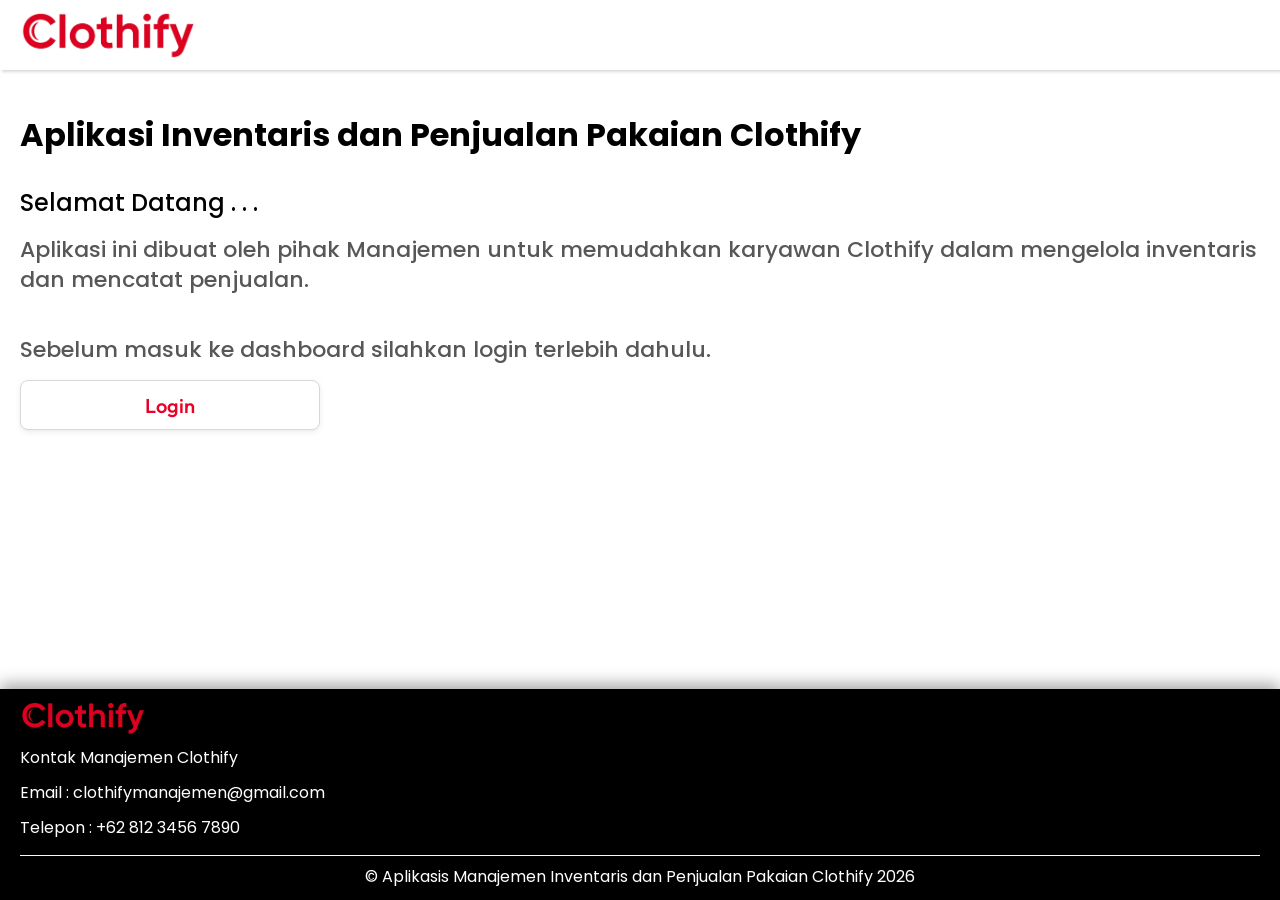
<file: front-end-clothify/index.html>
<!DOCTYPE html>
<html lang="id">
<head>
    <meta charset="UTF-8" />
    <meta name="viewport" content="width=device-width, initial-scale=1.0" />
    <title>
        Aplikasi Manajemen Inventaris dan Penjualan Pakaian Clothify
    </title>
    <link rel="stylesheet" href="./css/root.css ">
    <link rel="stylesheet" href="./css/index.css" />
</head>
<body>
<header class="header">
    <img
            src="assets/logo.png"
            alt="logo clothify"
    />
    <div></div>
</header>

<main>
    <section class="hero">
        <h1 class="title">
            Aplikasi Inventaris dan Penjualan Pakaian Clothify
        </h1>
        <h2 class="sub-title">Selamat Datang . . .</h2>
        <h6 class="description">
            Aplikasi ini dibuat oleh pihak Manajemen untuk memudahkan karyawan
            Clothify dalam mengelola inventaris dan mencatat penjualan.
        </h6>
        <p class="description login-description">
            Sebelum masuk ke dashboard silahkan login terlebih dahulu.
        </p>
        <a href="login.html">
            <button type="button" class="button">Login</button>
        </a>
    </section>
</main>

<footer class="footer">
    <img src="assets/logo.png" alt="logo matahari store" />
    <section class="contact">
        <h2>Kontak Manajemen Clothify</h2>
        <div class="email">
            Email : <a href="#">clothifymanajemen@gmail.com</a>
        </div>
        <div class="phone">Telepon : +62 812 3456 7890</div>
    </section>
    <section class="copyright">
        <div>
            <p>
                &#169; Aplikasis Manajemen Inventaris dan Penjualan Pakaian Clothify 2026
            </p>
        </div>
    </section>
</footer>
</body>
</html>
</file>
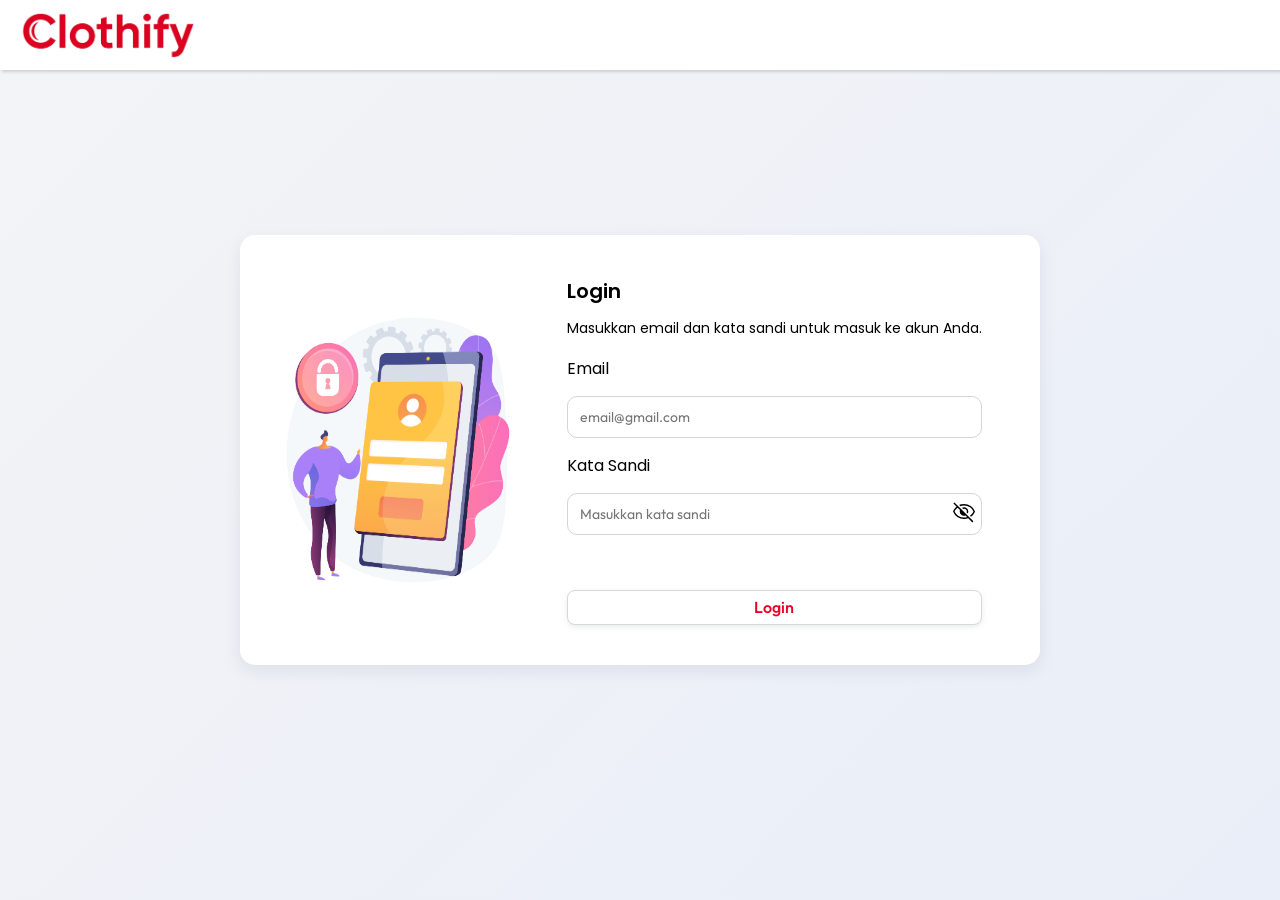
<file: front-end-clothify/login.html>
<!DOCTYPE html>
<html lang="id">

<head>
  <meta charset="utf-8" />
  <meta name="viewport" content="width=device-width,initial-scale=1" />
  <title>Login</title>
  <link rel="stylesheet" href="./css/root.css">
  <link rel="stylesheet" href="./css/login.css" />
</head>

<body>
  <header class="header">
    <img
      src="./assets/logo.png"
      alt="logo matahari store" />
    <div></div>
  </header>
  <div class="container">
    <div class="login-container">
      <div class="image-container">
        <img src="./assets/login.jpg" alt="logo login" />
      </div>
      <div class="form-container">
        <h2 class="login-header">Login</h2>
        <p class="login-description">
          Masukkan email dan kata sandi untuk masuk ke akun Anda.
        </p>
        <form action="" method="POST" class="login-form">
          <label class="email-label" for="email">Email</label>
          <input
            id="email"
            name="email"
            type="email"
            required
            placeholder="email@gmail.com" />
          <div class="password">
            <label class="password-label" for="password">Kata Sandi</label>
            <input
              id="password"
              name="password"
              type="password"
              required
              placeholder="Masukkan kata sandi" />
            <img class="visibility-logo" src="./assets/hide.svg" alt="logo show">

          </div>
          <p class="message-error"></p>
          <button type="submit" class="login-btn">Login</button>
        </form>
      </div>
    </div>
  </div>
</body>
<script type="module" src="./js/login.js"></script>

</html>
</file>
<file: front-end-clothify/css/root.css>
@import url("https://fonts.googleapis.com/css2?family=Outfit:wght@100..900&display=swap");
@import url("https://fonts.googleapis.com/css2?family=Poppins:ital,wght@0,100;0,200;0,300;0,400;0,500;0,600;0,700;0,800;0,900;1,100;1,200;1,300;1,400;1,500;1,600;1,700;1,800;1,900&display=swap");

/* CSS RESET */
html,
body,
div,
span,
applet,
object,
iframe,
h1,
h2,
h3,
h4,
h5,
h6,
p,
blockquote,
pre,
a,
abbr,
acronym,
address,
big,
cite,
code,
del,
dfn,
em,
img,
ins,
kbd,
q,
s,
samp,
small,
strike,
strong,
sub,
sup,
tt,
var,
b,
u,
i,
center,
dl,
dt,
dd,
ol,
ul,
li,
fieldset,
form,
label,
legend,
table,
caption,
tbody,
tfoot,
thead,
tr,
th,
td,
article,
aside,
canvas,
details,
embed,
figure,
figcaption,
footer,
header,
hgroup,
menu,
nav,
output,
ruby,
section,
summary,
time,
mark,
audio,
video {
  margin: 0;
  padding: 0;
  border: 0;
  font-size: 100%;
  font: inherit;
  vertical-align: baseline;
  box-sizing: border-box;
}

article,
aside,
details,
figcaption,
figure,
footer,
header,
hgroup,
menu,
nav,
section {
  display: block;
}

ol,
ul {
  list-style: none;
}
blockquote,
q {
  quotes: none;
}
blockquote:before,
blockquote:after,
q:before,
q:after {
  content: "";
  content: none;
}
table {
  border-collapse: collapse;
  border-spacing: 0;
}
textarea,
input,
button {
  font-family: "Outfit", sans-serif;
}
button:hover {
  cursor: pointer;
}
a {
  text-decoration: none;
}

:root {
  --primary-color: white;
  --secondary-color: #EB0029;
  --backgorund-primary-color: white;
  --backgorund-secondary-color: #f8fafc;
  --primary-font-color: rgb(29, 41, 57);
  --secondary-font-color: rgb(102, 112, 133);
  --menu-font-color: rgb(52, 64, 84);
  --background-hover: #f1f3f6;
  --background-hover-close: #fee2e2;
  --color-hover-close: #dc2626;
  --color-border: #dde1e5;
  --background-hover-edit: #dbeafe;
  --color-hover-edit: #1d4ed8;
}

body {
  font-family: "Poppins", sans-serif;;
}
</file>
<file: front-end-clothify/css/index.css>
body {
  overflow-x: hidden;
  overflow-y: auto;
  min-height: 100vh;
  display: flex;
  flex-direction: column;
  justify-content: space-between;
}

.header {
  max-width: 100%;
  height: 70px;
  background-color: white;
  display: flex;
  justify-content: space-between;
  align-items: center;
  padding: 20px;
  box-shadow: rgba(0, 0, 0, 0.15) 1.95px 1.95px 2.6px;
}

.header img {
  max-width: 125px;
}

main {
  padding: 20px;
  flex: 1;
}

.hero .title {
  /* background-color: #d5d9d9; */
  font-size: 32px;
  line-height: 50px;
  font-weight: 700;
}

.hero .sub-title {
  margin-top: 25px;
  font-size: 24px;
  font-weight: 500;
}

.hero .description {
  margin-top: 15px;
  font-size: 18px;
  line-height: 30px;
  font-weight: 500;
  color: #575757;
}

.button {
  background-color: #fff;
  border: 1px solid #d5d9d9;
  border-radius: 8px;
  box-shadow: rgba(213, 217, 217, 0.5) 0 2px 5px 0;
  box-sizing: border-box;
  color: #ec0029;
  cursor: pointer;
  display: inline-block;
  font-weight: 550;
  font-size: 20px;
  line-height: 29px;
  padding: 0 10px 0 10px;
  position: relative;
  text-align: center;
  width: 200px;
  height: 40px;
  margin-top: 15px;
}

.button:hover {
  background-color: #f7fafa;
}

.button:focus {
  border: 2px solid #ec0029;
  box-shadow: rgba(213, 217, 217, 0.5) 0 2px 5px 0;
  outline: 0;
}

.button a {
  text-decoration: none;
  color: black;
}

.footer {
  box-shadow: rgba(0, 0, 0, 0.35) 0px -5px 15px;
  max-width: 100%;
  color: white;
  background-color: #000000;
  padding: 12px 20px 12px 20px;
  display: flex;
  flex-direction: column;
  margin-top: 25px;
}

.footer img {
  max-width: 125px;
}

.contact h2,
.email,
.phone {
  margin-top: 10px;
}

.email a {
  color: inherit;
  text-decoration: none;
  cursor: default;
}

.copyright {
  margin-top: 15px;
  padding-top: 10px;
  border-top: 1px solid #f7fafa;
  min-width: 100%;
  text-align: center;
  line-height: 1.4;
}

@media (min-width: 768px) {
  body {
    overflow-y: hidden;
  }

  .header {
    height: 70px;
  }

  .header img {
    max-width: 175px;
  }

  .button {
    width: 300px;
    height: 50px;
  }

  main {
    padding-top: 40px;
    flex: 1;
  }

  .hero .title {
    font-size: 32px;
  }

  .hero .sub-title {
    margin-top: 25px;
    font-size: 24px;
  }

  .hero .description {
    font-size: 22px;
  }

  .hero .login-description {
    margin-top: 40px;
  }
}
</file>
<file: front-end-clothify/css/login.css>
body {
  background: linear-gradient(135deg, #f3f4f6, #e9eef8);
  margin: 0;
  min-height: 100vh;
  display: flex;
  justify-content: space-between;
  flex-direction: column;
}

.header {
  max-width: 100%;
  height: 70px;
  background-color: white;
  display: flex;
  justify-content: space-between;
  align-items: center;
  padding: 20px;
  box-shadow: rgba(0, 0, 0, 0.15) 1.95px 1.95px 2.6px;
  z-index: 100;
}

.header img {
  max-width: 125px;
}

.container {
  position: absolute;
  min-width: 100%;
  min-height: 100vh;
  display: flex;
  justify-content: center;
  align-items: center;
}

.login-container {
  width: 100%;
  max-width: 350px;
  background: #ffffff;
  padding: 22px;
  border-radius: 15px;
  box-shadow: 0 6px 18px rgba(20, 30, 60, 0.08);
  display: flex;
  justify-content: space-evenly;
  align-items: center;
}

.image-container img {
  display: none;
}

.form-container .login-header {
  margin: 0 0 12px 0;
  font-size: 20px;
  color: black;
  font-weight: 550;
}

.form-container .login-description {
  margin: 0 0 18px 0;
  color: black;
  font-size: 14px;
  line-height: 20px;
}

.form-container form,
.password {
  display: flex;
  flex-direction: column;
  gap: 15px;
}

.form-container .login-form .email-label,
.form-container .login-form .password-label {
  font-size: 16px;
  color: black;
}

.form-container #email,
.form-container #password {
  padding: 10px 12px;
  border: 1px solid #d1d5db;
  border-radius: 10px;
  font-size: 14px;
  min-height: 20px;
}

.password {
  position: relative;
}

.visibility-logo {
  margin-top: 40px;
  margin-left: 270px;
  position: absolute;
  height: 24px;
  width: 24px;
  z-index: 5;
}

.form-options {
  display: flex;
  align-items: center;
  justify-content: space-between;
  font-size: 13px;
}

.form-options a {
  color: rgb(0, 106, 255);
  text-decoration: none;
}

.message-error {
  font-size: 12px;
  color: #ec0029;
  line-height: 15px;
}

.form-container .login-form button {
  background-color: #fff;
  border: 1px solid #d5d9d9;
  border-radius: 8px;
  box-shadow: rgba(213, 217, 217, 0.5) 0 2px 5px 0;
  box-sizing: border-box;
  color: #ec0029;
  cursor: pointer;
  display: inline-block;
  font-weight: 550;
  font-size: 16px;
  line-height: 29px;
  padding: 0 10px 0 10px;
  position: relative;
  text-align: center;
  min-height: 40px;
  margin-top: 15px;
}

.form-container .login-form button:hover {
  background-color: #f7fafa;
}

.form-container .login-form button:focus {
  border: 2px solid #ec0029;
  box-shadow: rgba(213, 217, 217, 0.5) 0 2px 5px 0;
  outline: 0;
}

.forgot-password-label {
  text-decoration: none;
  color: black;
}

.message-error {
  height: 10px;
}

@media (min-width: 768px) {
  .header {
    height: 70px;
  }

  .header img {
    max-width: 175px;
  }

  .image-container img {
    margin-left: -50px;
    width: 300px;
    height: 350px;
    display: block;
  }

  .visibility-logo {
    margin-top: 47px;
    margin-left: 385px;
    position: absolute;
    height: 24px;
    width: 24px;
    z-index: 5;
  }

  .login-container {
    max-width: 800px;
    padding: 40px;
  }

  .form-container #email,
  .form-container #password {
    padding: 10px 12px;
    border: 1px solid #d1d5db;
    border-radius: 10px;
    font-size: 14px;
    min-height: none;
  }

  .form-container .login-form button {
    min-height: 35px;
  }
}
</file>
